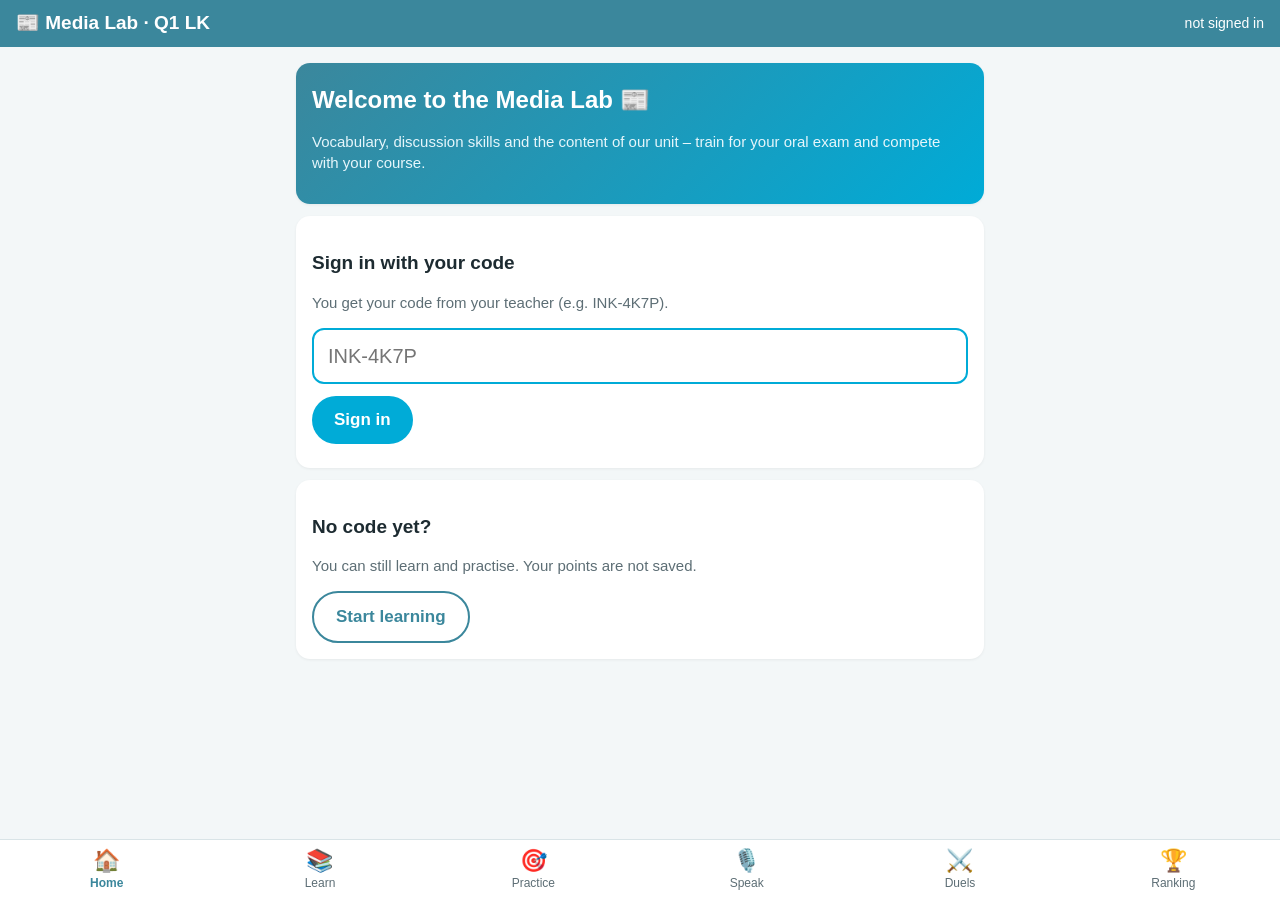
<file: index.html>
<!doctype html>
<html lang="en">
<head>
  <meta charset="utf-8">
  <meta name="viewport" content="width=device-width, initial-scale=1, viewport-fit=cover">
  <title>Media Lab</title>
  <meta name="theme-color" content="#3b879c">
  <link rel="stylesheet" href="style.css">
  <link rel="icon" href="data:image/svg+xml,<svg xmlns='http://www.w3.org/2000/svg' viewBox='0 0 100 100'><text y='.9em' font-size='90'>📰</text></svg>">
</head>
<body>
  <header class="top">
    <div class="brand" data-go="home">📰 Media Lab · Q1 LK</div>
    <div class="me" id="me"></div>
  </header>
  <main id="main"></main>
  <nav class="tabs" id="tabs">
    <button data-go="home">🏠<span>Home</span></button>
    <button data-go="learn">📚<span>Learn</span></button>
    <button data-go="practice">🎯<span>Practice</span></button>
    <button data-go="speak">🎙️<span>Speak</span></button>
    <button data-go="duels">⚔️<span>Duels</span></button>
    <button data-go="ranking">🏆<span>Ranking</span></button>
  </nav>
  <script src="data.js"></script>
  <script src="app.js"></script>
</body>
</html>
</file>
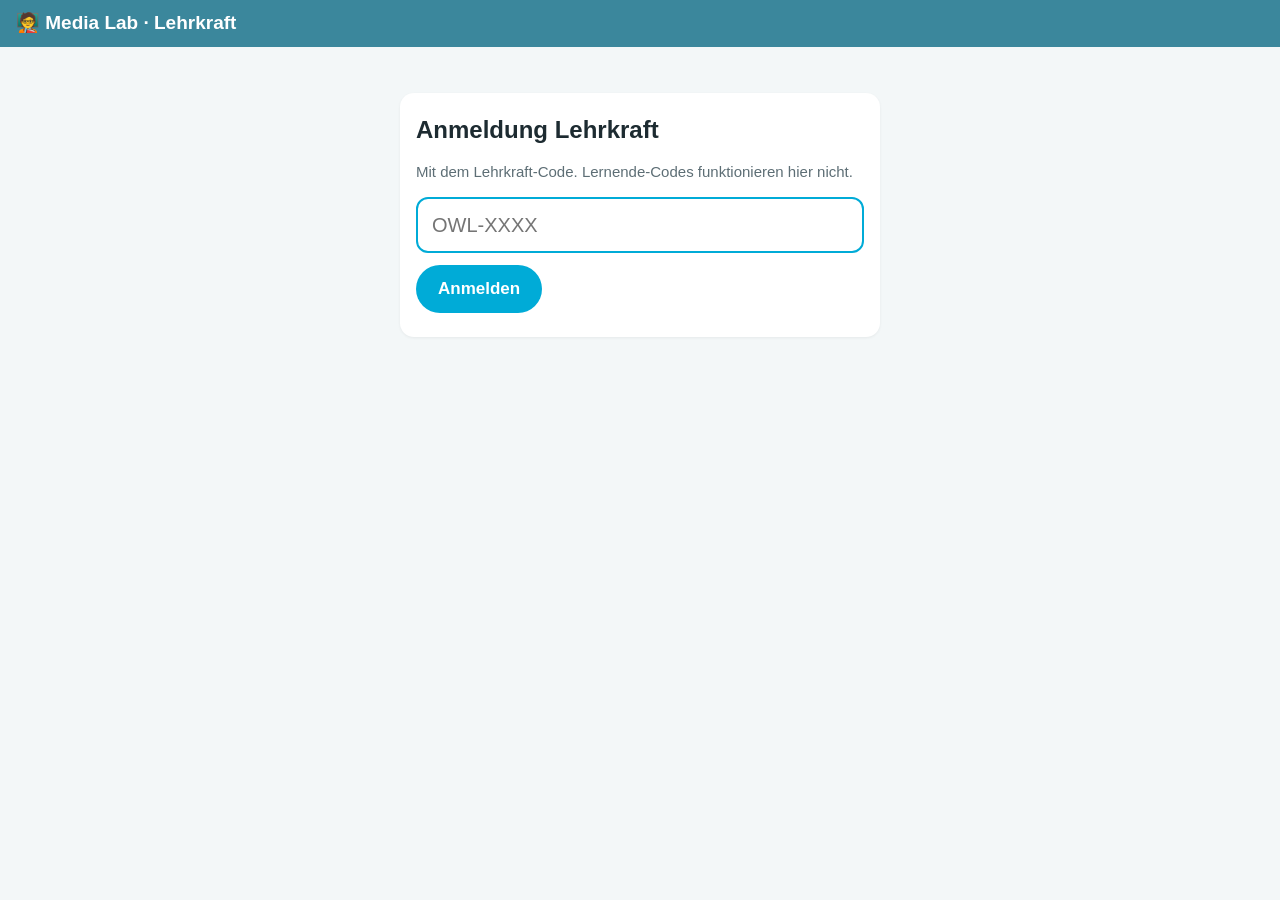
<file: teacher.html>
<!doctype html>
<html lang="de">
<head>
  <meta charset="utf-8">
  <meta name="viewport" content="width=device-width, initial-scale=1, viewport-fit=cover">
  <title>Media Lab – Lehrkraft</title>
  <meta name="robots" content="noindex">
  <meta name="theme-color" content="#3b879c">
  <link rel="stylesheet" href="style.css">
  <link rel="icon" href="data:image/svg+xml,<svg xmlns='http://www.w3.org/2000/svg' viewBox='0 0 100 100'><text y='.9em' font-size='90'>🧑‍🏫</text></svg>">
  <style>
    body { padding-bottom: 24px; }
    main { max-width: 1100px; }
    .ttabs { display: flex; gap: 8px; flex-wrap: wrap; margin-bottom: 14px; }
    .ttabs button { font: inherit; border: 2px solid var(--petrol); background: #fff; color: var(--petrol); border-radius: 99px; padding: 7px 16px; cursor: pointer; }
    .ttabs button.on { background: var(--petrol); color: #fff; }
    .kpis { display: grid; grid-template-columns: repeat(auto-fit, minmax(150px, 1fr)); gap: 12px; margin-bottom: 12px; }
    .kpis .card { margin: 0; }
    .scroll { overflow-x: auto; }
    table.t { border-collapse: collapse; width: 100%; font-size: 15px; }
    table.t th, table.t td { padding: 7px 8px; border-bottom: 1px solid var(--line); text-align: left; white-space: nowrap; }
    table.t th { cursor: pointer; color: var(--muted); font-weight: 700; font-size: 13px; user-select: none; }
    table.t td.num, table.t th.num { text-align: right; }
    .pct { display: inline-block; min-width: 42px; text-align: center; border-radius: 6px; padding: 1px 4px; font-size: 13px; }
    .p-hi { background: #e3f5ea; color: var(--ok); } .p-mid { background: #fbf6dc; color: #8a6d00; } .p-lo { background: #fbe7e5; color: var(--bad); }
    .days { display: flex; align-items: flex-end; gap: 6px; height: 140px; padding-top: 10px; }
    .days div { flex: 1; text-align: center; font-size: 11px; color: var(--muted); }
    .days span { display: block; background: var(--cyan); border-radius: 6px 6px 0 0; margin-bottom: 4px; min-height: 2px; }
    .blocked td { opacity: .45; }
    select { font: inherit; padding: 8px 10px; border-radius: 10px; border: 2px solid var(--line); background: #fff; }
    .codes { font-family: ui-monospace, Menlo, monospace; font-size: 15px; line-height: 1.9; word-spacing: 10px; }
  </style>
</head>
<body>
  <header class="top">
    <div class="brand">🧑‍🏫 Media Lab · Lehrkraft</div>
    <div class="me" id="me"></div>
  </header>
  <main id="main"></main>
  <script src="teacher.js"></script>
</body>
</html>
</file>
<file: style.css>
:root {
  --cyan: #00abd7;
  --petrol: #3b879c;
  --lime: #d1d569;
  --ink: #1d2b31;
  --muted: #5d6e75;
  --bg: #f3f7f8;
  --card: #ffffff;
  --line: #d9e4e7;
  --ok: #2e9e5b;
  --bad: #d0473f;
  --radius: 14px;
}
* { box-sizing: border-box; }
html, body { margin: 0; }
body {
  font-family: "Century Gothic", "Avenir Next", Avenir, Futura, "Trebuchet MS", sans-serif;
  background: var(--bg);
  color: var(--ink);
  font-size: 17px;
  line-height: 1.4;
  padding-bottom: 84px;
  -webkit-tap-highlight-color: transparent;
}
.top {
  position: sticky; top: 0; z-index: 5;
  display: flex; align-items: center; justify-content: space-between; gap: 12px;
  background: var(--petrol); color: #fff;
  padding: calc(10px + env(safe-area-inset-top)) 16px 10px;
}
.brand { font-weight: 700; font-size: 19px; cursor: pointer; }
.me { font-size: 14px; text-align: right; }
.me b { color: var(--lime); }
main { max-width: 720px; margin: 0 auto; padding: 16px; }
.tabs {
  position: fixed; bottom: 0; left: 0; right: 0; z-index: 5;
  display: flex; background: #fff; border-top: 1px solid var(--line);
  padding-bottom: env(safe-area-inset-bottom);
}
.tabs button {
  flex: 1; border: 0; background: none; padding: 8px 0 10px; font-size: 22px;
  display: flex; flex-direction: column; align-items: center; color: var(--muted); font-family: inherit;
}
.tabs button span { font-size: 12px; margin-top: 2px; }
.tabs button.on { color: var(--petrol); }
.tabs button.on span { font-weight: 700; }

h1 { font-size: 24px; margin: 4px 0 12px; }
h2 { font-size: 19px; margin: 18px 0 8px; }
p.muted, .muted { color: var(--muted); font-size: 15px; }
.card {
  background: var(--card); border-radius: var(--radius); padding: 16px;
  box-shadow: 0 1px 3px rgba(0,0,0,.06); margin-bottom: 12px;
}
.grid { display: grid; grid-template-columns: repeat(auto-fit, minmax(200px, 1fr)); gap: 12px; }
.tile {
  background: var(--card); border-radius: var(--radius); padding: 16px; cursor: pointer;
  border: 2px solid transparent; box-shadow: 0 1px 3px rgba(0,0,0,.06);
}
.tile:hover, .tile:active { border-color: var(--cyan); }
.tile b { display: block; font-size: 18px; }
.tile small { color: var(--muted); }
.btn {
  display: inline-block; border: 0; border-radius: 999px; padding: 12px 22px;
  background: var(--cyan); color: #fff; font: inherit; font-weight: 700; cursor: pointer;
}
.btn.alt { background: #fff; color: var(--petrol); border: 2px solid var(--petrol); }
.btn.lime { background: var(--lime); color: var(--ink); }
.btn.small { padding: 7px 14px; font-size: 15px; }
.btn:disabled { opacity: .5; }
.row { display: flex; gap: 10px; flex-wrap: wrap; align-items: center; }
input[type=text] {
  width: 100%; font: inherit; font-size: 20px; padding: 12px 14px;
  border: 2px solid var(--line); border-radius: 12px; background: #fff;
}
input[type=text]:focus { outline: none; border-color: var(--cyan); }
.prompt { font-size: 24px; font-weight: 700; margin: 6px 0 16px; }
.progress { height: 8px; background: var(--line); border-radius: 99px; overflow: hidden; margin: 6px 0 14px; }
.progress > div { height: 100%; background: var(--cyan); transition: width .3s; }
.feedback { margin-top: 12px; padding: 12px; border-radius: 12px; font-weight: 700; }
.feedback.ok { background: #e3f5ea; color: var(--ok); }
.feedback.bad { background: #fbe7e5; color: var(--bad); }
.choices { display: grid; grid-template-columns: 1fr 1fr; gap: 10px; }
.choices button {
  font: inherit; font-size: 19px; padding: 14px; border-radius: 12px; cursor: pointer;
  border: 2px solid var(--line); background: #fff;
}
.choices button.ok { border-color: var(--ok); background: #e3f5ea; }
.choices button.bad { border-color: var(--bad); background: #fbe7e5; }
.chips { display: flex; flex-wrap: wrap; gap: 8px; min-height: 52px; }
.chip {
  font: inherit; padding: 9px 14px; border-radius: 10px; border: 2px solid var(--line);
  background: #fff; cursor: pointer; font-size: 18px;
}
.answerline { border: 2px dashed var(--cyan); border-radius: 12px; padding: 8px; margin-bottom: 12px; }
.flash {
  min-height: 190px; display: flex; align-items: center; justify-content: center; text-align: center;
  font-size: 26px; font-weight: 700; cursor: pointer; padding: 20px;
  background: linear-gradient(135deg, #fff, #eef8fb); border: 2px solid var(--line); border-radius: 18px;
}
.flash.back { background: linear-gradient(135deg, #fbfce9, #fff); }
.stat { font-size: 30px; font-weight: 700; color: var(--petrol); }
table.rank { width: 100%; border-collapse: collapse; }
table.rank td { padding: 8px 6px; border-bottom: 1px solid var(--line); }
table.rank td:first-child { width: 34px; font-weight: 700; color: var(--muted); }
table.rank td:last-child { text-align: right; font-weight: 700; }
.badge { display: inline-block; font-size: 12px; padding: 2px 8px; border-radius: 99px; background: var(--line); color: var(--ink); }
.badge.c9abc { background: #d6f1f9; }
.badge.c9de { background: #eef0c7; }
.bar { height: 26px; border-radius: 8px; background: var(--line); overflow: hidden; margin: 4px 0 10px; }
.bar > div { height: 100%; display: flex; align-items: center; padding: 0 10px; color: #fff; font-weight: 700; font-size: 14px; white-space: nowrap; }
.levelbar { height: 10px; background: rgba(255,255,255,.3); border-radius: 99px; overflow: hidden; }
.levelbar > div { height: 100%; background: var(--lime); }
.list { list-style: none; padding: 0; margin: 0; }
.list li { padding: 10px 0; border-bottom: 1px solid var(--line); display: flex; justify-content: space-between; gap: 10px; align-items: center; }
.err { color: var(--bad); font-weight: 700; margin-top: 8px; }
.hero { background: linear-gradient(135deg, var(--petrol), var(--cyan)); color: #fff; }
.hero .muted { color: #e6f6fb; }
.center { text-align: center; }
.big { font-size: 46px; }
.toggle { display: inline-flex; border: 2px solid var(--petrol); border-radius: 99px; overflow: hidden; }
.toggle button { border: 0; background: #fff; color: var(--petrol); font: inherit; padding: 6px 14px; cursor: pointer; }
.toggle button.on { background: var(--petrol); color: #fff; }
@media (max-width: 420px) { .choices { grid-template-columns: 1fr; } .prompt { font-size: 21px; } }

/* Media Lab additions */
.hl { background: #fbfce9; border-left: 4px solid var(--lime); padding: 2px 6px; border-radius: 4px; }
.textbox { line-height: 1.7; font-size: 16px; }
.textbox span.done { color: var(--muted); }
.timer { font-size: 54px; font-weight: 700; color: var(--petrol); text-align: center; font-variant-numeric: tabular-nums; }
.check { display: flex; gap: 10px; align-items: center; padding: 8px 0; border-bottom: 1px solid var(--line); }
.check input { width: 22px; height: 22px; }
.badge.team { background: #eef0c7; }
.fn { display: grid; grid-template-columns: repeat(3, 1fr); gap: 8px; }
.fn button { font: inherit; padding: 10px 6px; border-radius: 10px; border: 2px solid var(--line); background: #fff; cursor: pointer; font-size: 16px; }
.fn button.ok { border-color: var(--ok); background: #e3f5ea; } .fn button.bad { border-color: var(--bad); background: #fbe7e5; }
@media (max-width: 520px) { .fn { grid-template-columns: repeat(2, 1fr); } .tabs button span { font-size: 10px; } }
</file>
